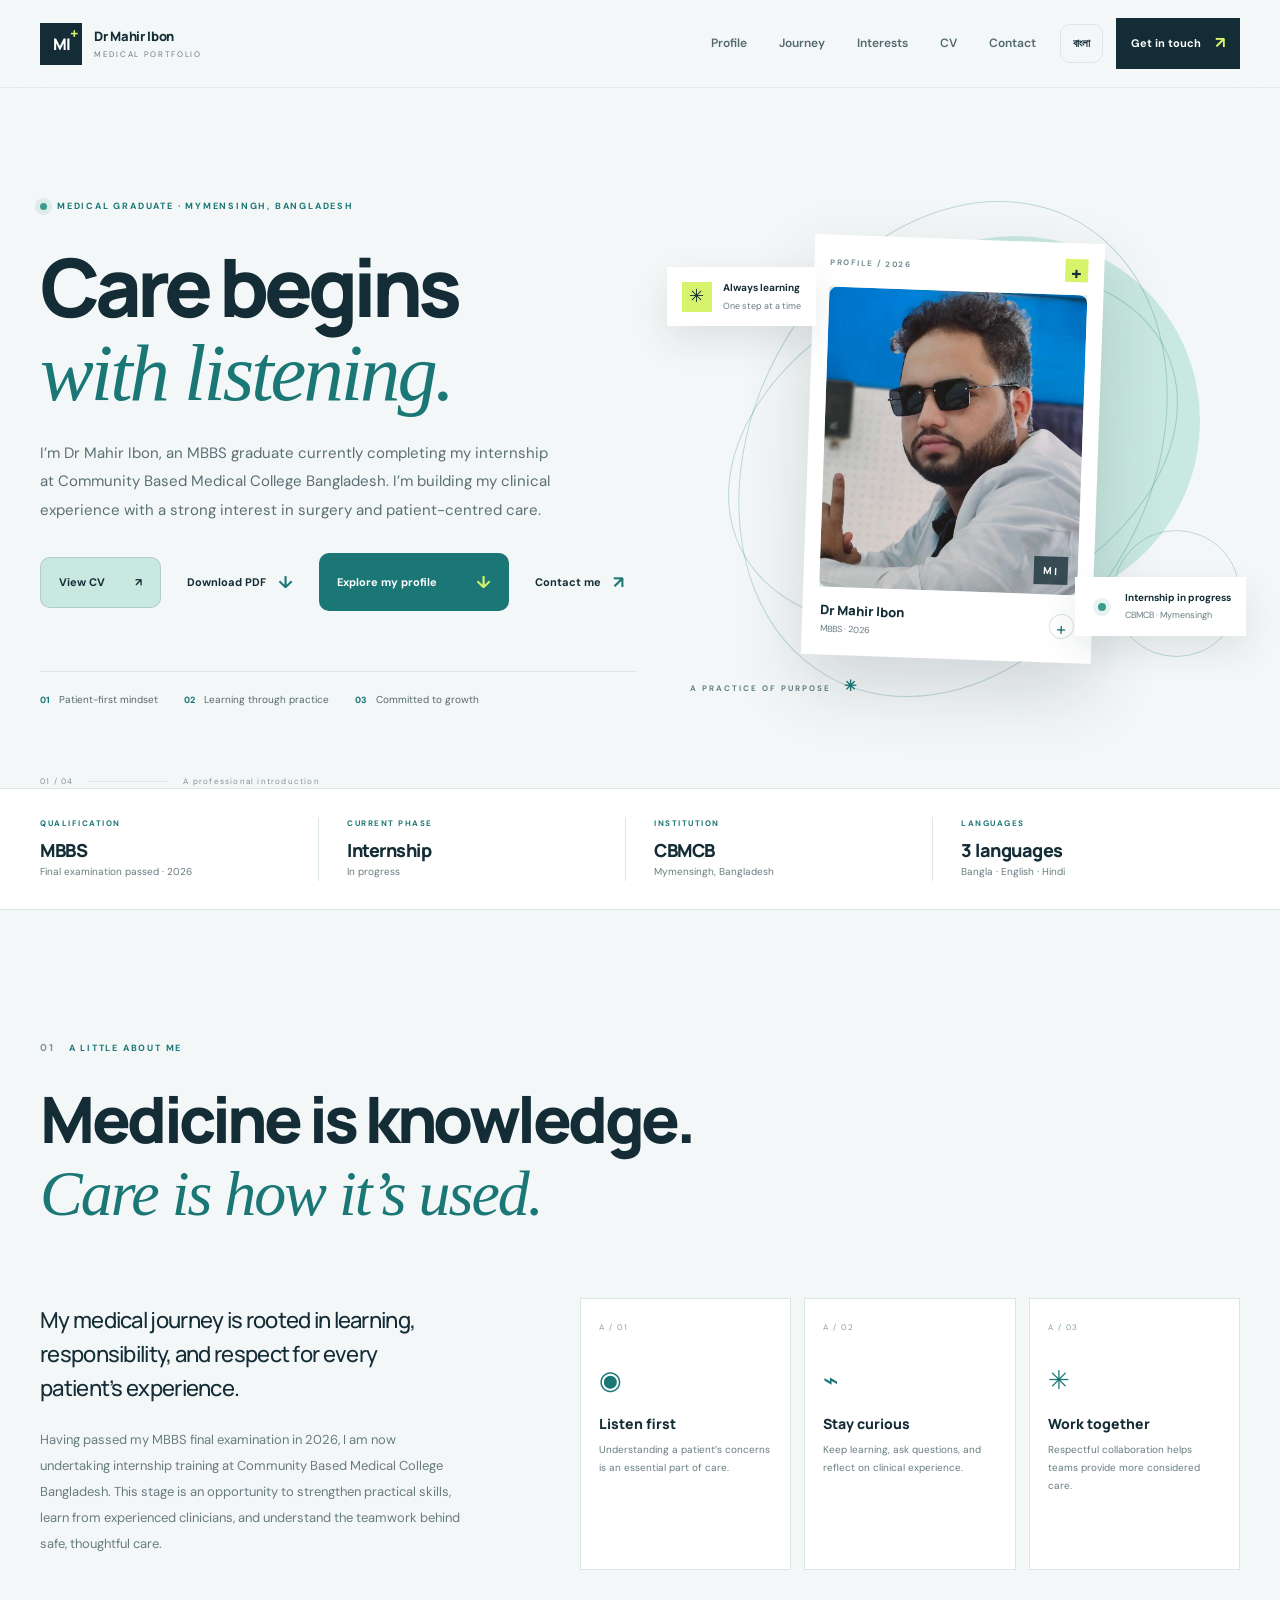
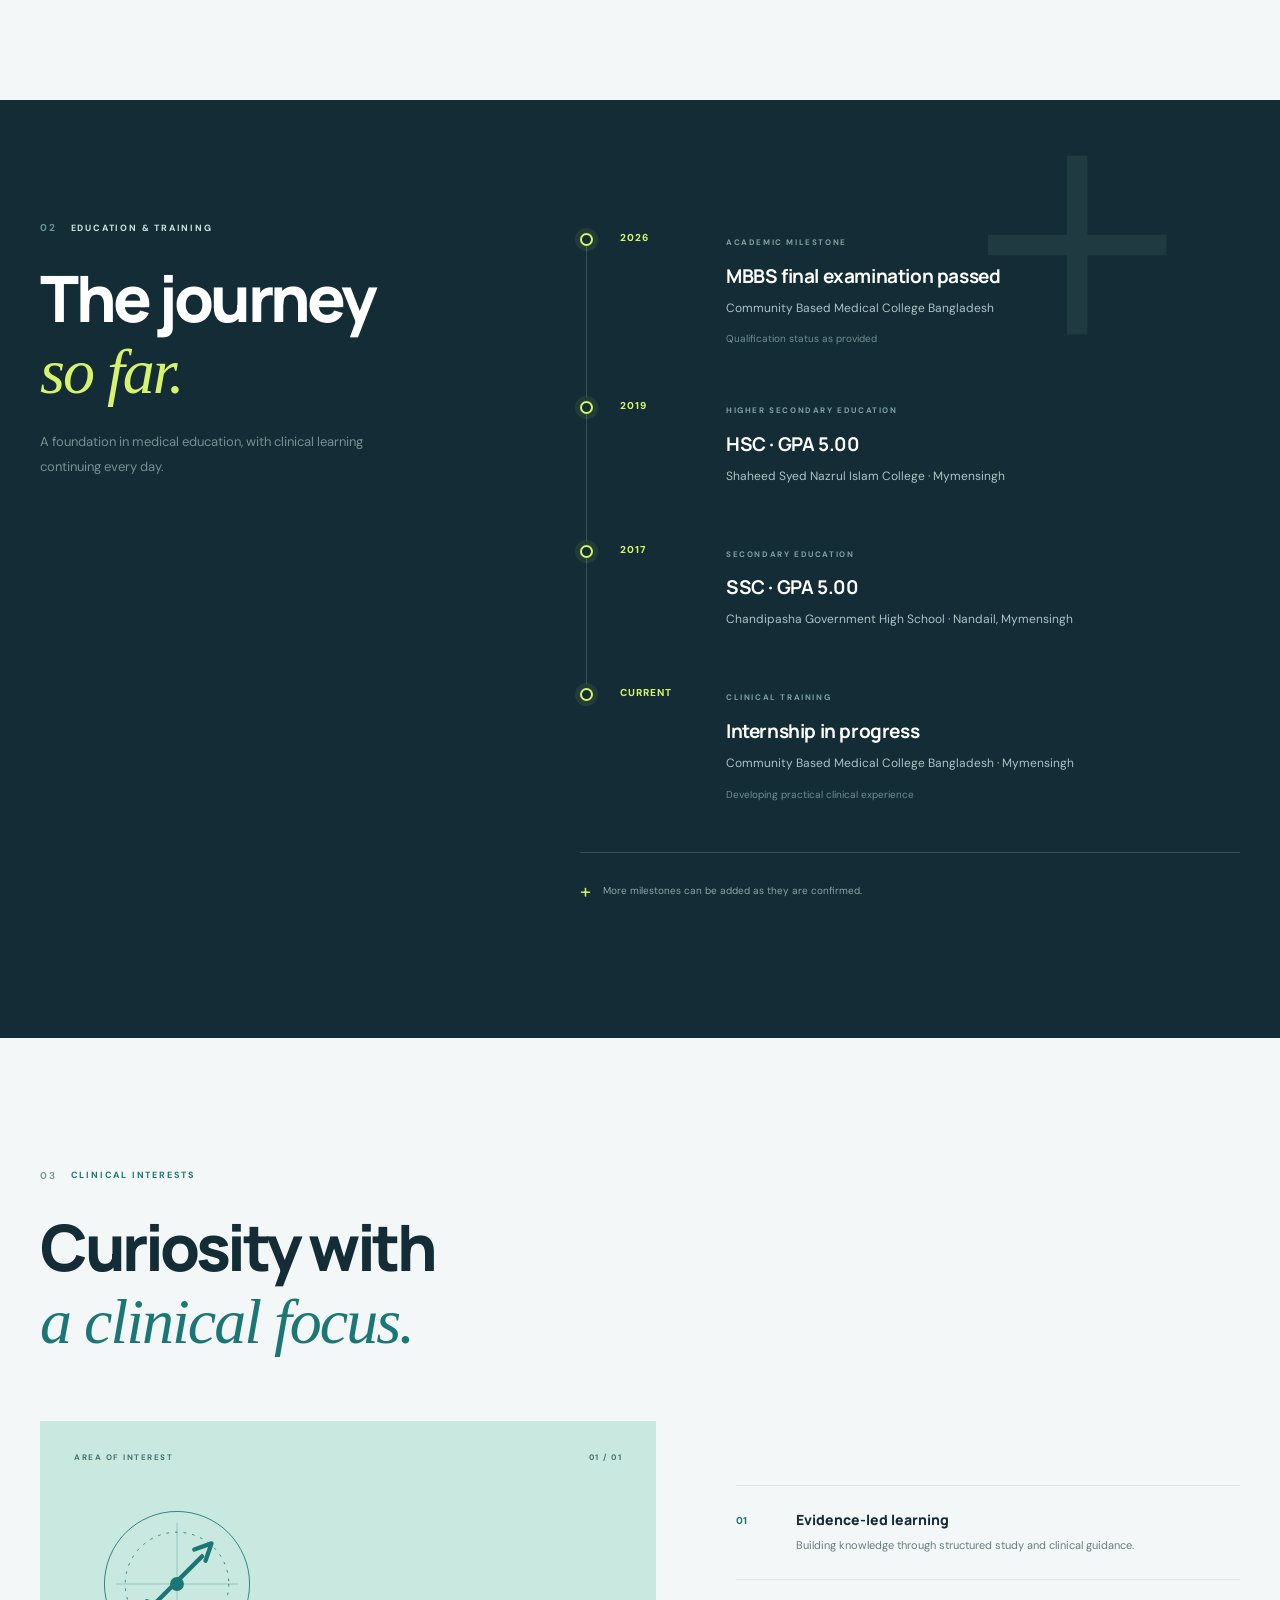
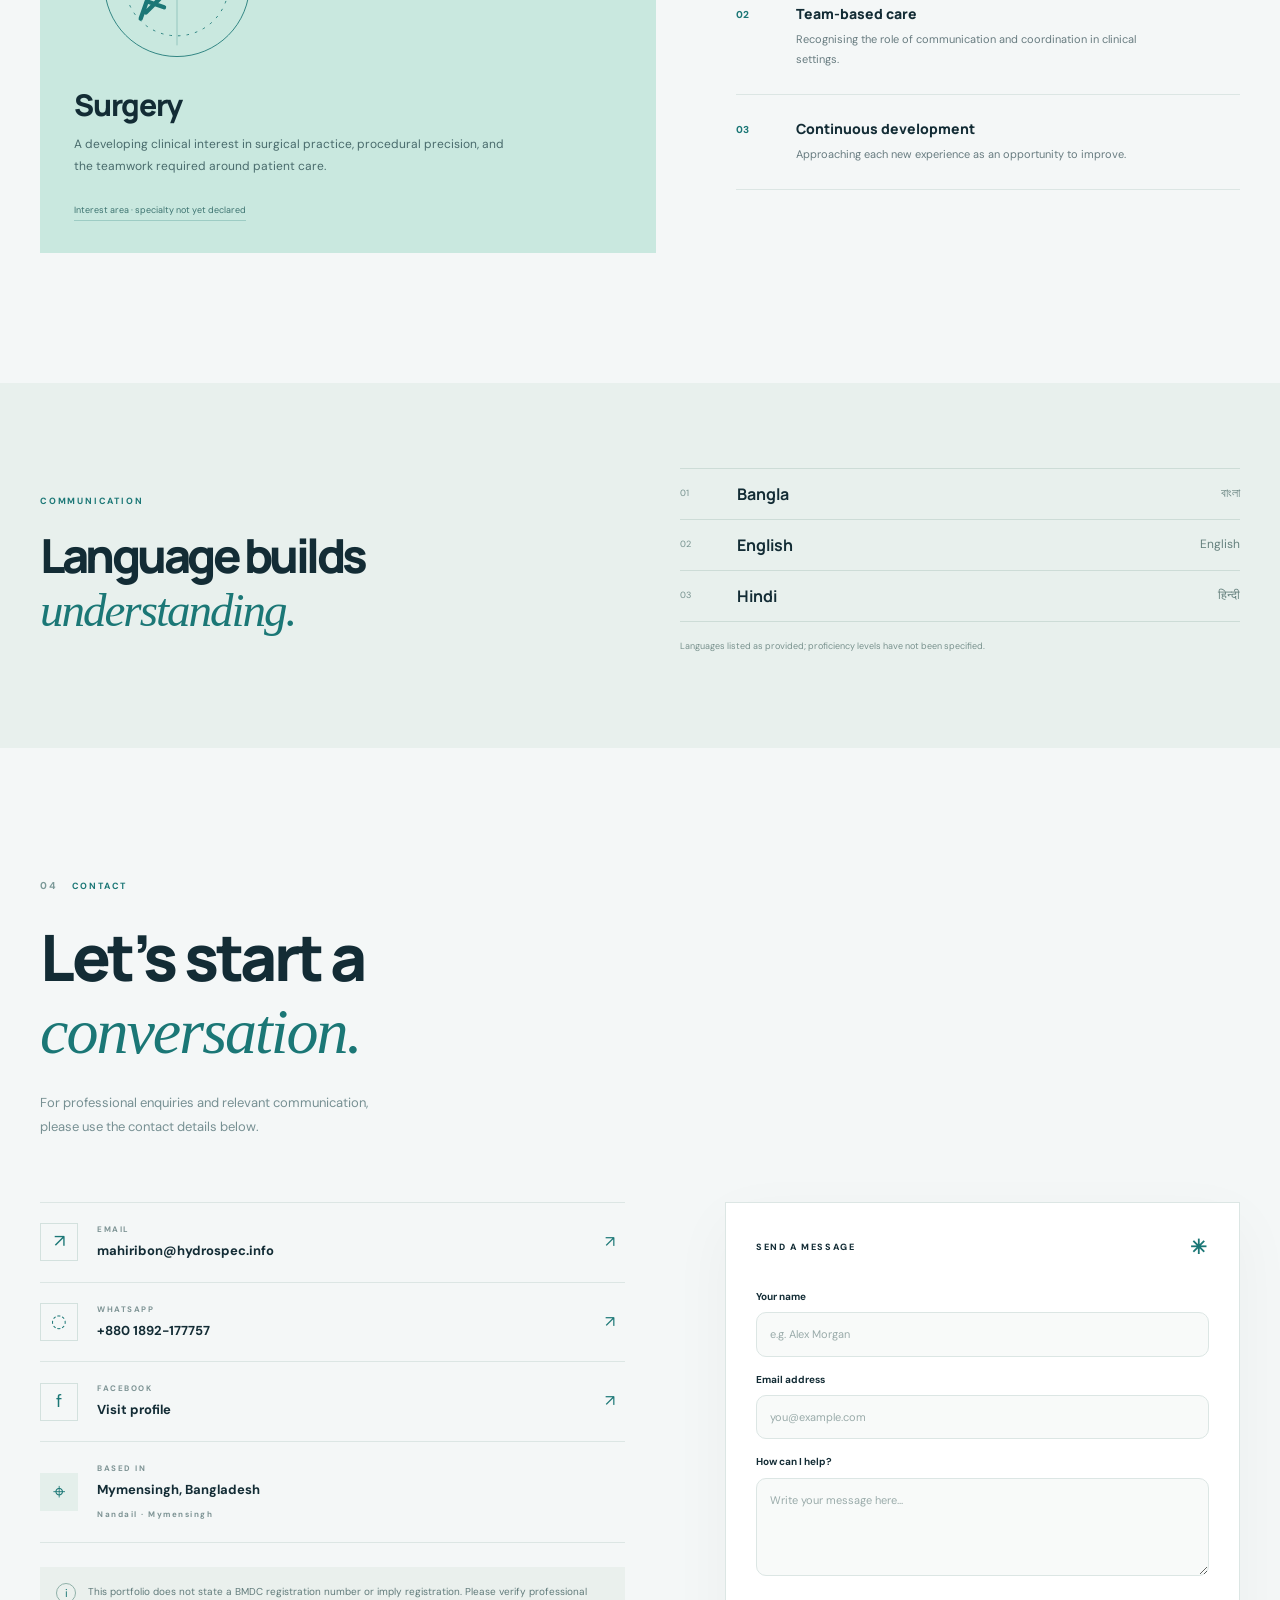
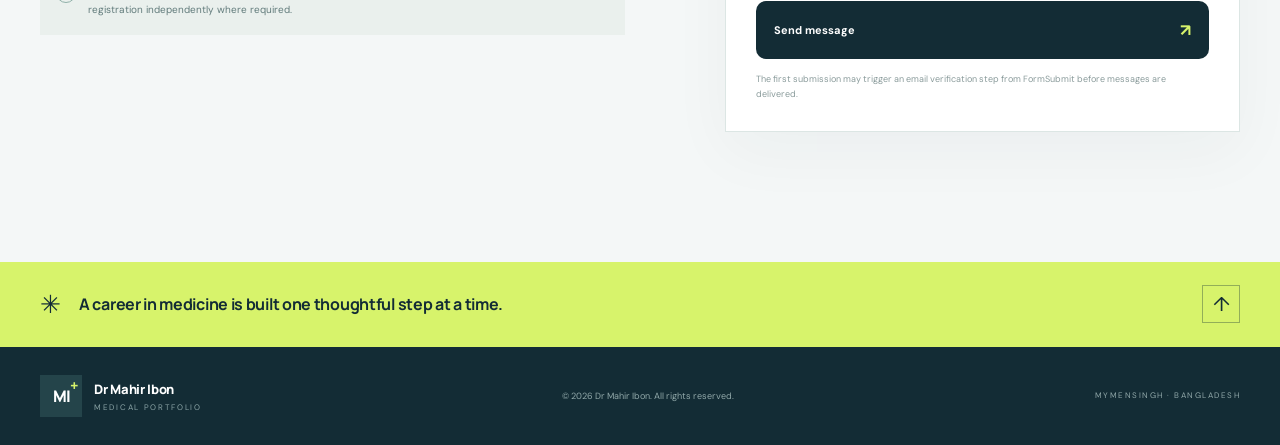
<file: index.html>
<!doctype html>
<html lang="en">
<head>
  <meta charset="utf-8">
  <meta name="viewport" content="width=device-width, initial-scale=1">
  <meta name="theme-color" content="#f4f7f7">
  <meta name="description" content="The professional portfolio of Dr Mahir Ibon, MBBS final examination passed in 2026, currently completing internship at Community Based Medical College Bangladesh in Mymensingh.">
  <meta name="keywords" content="Dr Mahir Ibon, Mahir Ibon, MBBS, medical graduate, Community Based Medical College Bangladesh, Mymensingh, medical portfolio">
  <meta property="og:type" content="website">
  <meta property="og:title" content="Dr Mahir Ibon | Medical Portfolio">
  <meta property="og:description" content="Medical graduate completing internship in Mymensingh, Bangladesh.">
  <meta property="og:url" content="https://mahiribon.hydrospec.info/">
  <meta property="og:image" content="https://mahiribon.hydrospec.info/assets/mahir-ibon.jpg">
  <link rel="canonical" href="https://mahiribon.hydrospec.info/">
  <title>Dr Mahir Ibon | Medical Portfolio</title>
  <link rel="preconnect" href="https://fonts.googleapis.com">
  <link rel="preconnect" href="https://fonts.gstatic.com" crossorigin>
  <link href="https://fonts.googleapis.com/css2?family=DM+Sans:wght@400;500;600;700&family=Manrope:wght@400;500;600;700;800&display=swap" rel="stylesheet">
  <link rel="stylesheet" href="assets/style.css">
  <script type="application/ld+json">
  {
    "@context":"https://schema.org",
    "@type":"Person",
    "name":"Dr Mahir Ibon",
    "jobTitle":"Medical Graduate",
    "alumniOf":{"@type":"CollegeOrUniversity","name":"Community Based Medical College Bangladesh"},
    "address":{"@type":"PostalAddress","addressLocality":"Mymensingh","addressCountry":"BD"},
    "email":"mahiribon@hydrospec.info",
    "sameAs":["https://www.facebook.com/mahir.ibon2"]
  }
  </script>
</head>
<body>
  <div class="progress" aria-hidden="true"><span id="progressBar"></span></div>
  <header class="site-header" id="top">
    <a class="brand" href="#top" aria-label="Dr Mahir Ibon home">
      <span class="brand-mark">MI<span>+</span></span>
      <span class="brand-copy"><strong>Dr Mahir Ibon</strong><small>MEDICAL PORTFOLIO</small></span>
    </a>
    <nav class="desktop-nav" aria-label="Main navigation">
      <a href="#profile" data-en="Profile" data-bn="পরিচিতি">Profile</a>
      <a href="#journey" data-en="Journey" data-bn="শিক্ষাজীবন">Journey</a>
      <a href="#interests" data-en="Interests" data-bn="আগ্রহ">Interests</a>
      <a href="#cv" data-en="CV" data-bn="সিভি">CV</a>
      <a href="#contact" data-en="Contact" data-bn="যোগাযোগ">Contact</a>
    </nav>
    <div class="header-actions">
      <button class="lang-toggle" id="langToggle" type="button" aria-label="Switch language">বাংলা</button>
      <a class="header-cta" href="#contact"><span data-en="Get in touch" data-bn="যোগাযোগ করুন">Get in touch</span><span aria-hidden="true">↗</span></a>
      <button class="menu-toggle" id="menuToggle" aria-label="Open menu" aria-expanded="false"><span></span><span></span></button>
    </div>
  </header>

  <main>
    <section class="hero section-wrap" aria-labelledby="hero-title">
      <div class="hero-copy">
        <div class="eyebrow"><span class="status-dot"></span><span data-en="MEDICAL GRADUATE · MYMENSINGH, BANGLADESH" data-bn="মেডিকেল গ্র্যাজুয়েট · ময়মনসিংহ, বাংলাদেশ">MEDICAL GRADUATE · MYMENSINGH, BANGLADESH</span></div>
        <h1 id="hero-title"><span data-en="Care begins" data-bn="যত্নের শুরু">Care begins</span><br><em data-en="with listening." data-bn="মন দিয়ে শোনা।">with listening.</em></h1>
        <p class="hero-intro" data-en="I’m Dr Mahir Ibon, an MBBS graduate currently completing my internship at Community Based Medical College Bangladesh. I’m building my clinical experience with a strong interest in surgery and patient-centred care." data-bn="আমি ডা. মাহির ইবন, এমবিবিএস চূড়ান্ত পরীক্ষায় ২০২৬ সালে উত্তীর্ণ এবং বর্তমানে Community Based Medical College Bangladesh-এ ইন্টার্নশিপ সম্পন্ন করছি। সার্জারিতে বিশেষ আগ্রহ নিয়ে রোগীকেন্দ্রিক চিকিৎসাসেবা ও ক্লিনিক্যাল অভিজ্ঞতা গড়ে তুলছি।">I’m Dr Mahir Ibon, an MBBS graduate currently completing my internship at Community Based Medical College Bangladesh. I’m building my clinical experience with a strong interest in surgery and patient-centred care.</p>
        <div class="hero-actions">
          <a class="button button-secondary" href="#cv"><span data-en="View CV" data-bn="সিভি দেখুন">View CV</span><span>↗</span></a>
          <a class="text-link" href="assets/mahir-ibon-cv.pdf" download="Mahir-Ibon-CV.pdf"><span data-en="Download PDF" data-bn="PDF ডাউনলোড">Download PDF</span><span>↓</span></a>
          <a class="button button-primary" href="#profile"><span data-en="Explore my profile" data-bn="আমার পরিচিতি দেখুন">Explore my profile</span><span>↓</span></a>
          <a class="text-link" href="#contact"><span data-en="Contact me" data-bn="যোগাযোগ করুন">Contact me</span><span>↗</span></a>
        </div>
        <div class="hero-meta">
          <div><span class="meta-number">01</span><span data-en="Patient-first mindset" data-bn="রোগীকে অগ্রাধিকার">Patient-first mindset</span></div>
          <div><span class="meta-number">02</span><span data-en="Learning through practice" data-bn="অনুশীলনে শেখা">Learning through practice</span></div>
          <div><span class="meta-number">03</span><span data-en="Committed to growth" data-bn="উন্নতিতে প্রতিশ্রুতিবদ্ধ">Committed to growth</span></div>
        </div>
      </div>
      <div class="hero-art" aria-label="Decorative medical illustration">
        <div class="art-orbit orbit-one"></div><div class="art-orbit orbit-two"></div>
        <div class="art-card">
          <div class="art-card-top"><span>PROFILE / 2026</span><span class="art-cross">+</span></div>
          <div class="portrait-placeholder">
            <img class="portrait-photo" src="assets/mahir-ibon.jpg" alt="Portrait of Mahir Ibon" width="900" height="1125" fetchpriority="high">
            <span class="portrait-initials">MI</span>
          </div>
          <div class="art-card-bottom"><div><strong>Dr Mahir Ibon</strong><small>MBBS · 2026</small></div><span class="verified-mark" title="Profile detail">+</span></div>
        </div>
        <div class="floating-note note-top"><span class="note-icon">✳</span><span><strong data-en="Always learning" data-bn="শেখার পথে">Always learning</strong><small data-en="One step at a time" data-bn="ধাপে ধাপে">One step at a time</small></span></div>
        <div class="floating-note note-bottom"><span class="note-pulse"></span><span><strong data-en="Internship in progress" data-bn="ইন্টার্নশিপ চলমান">Internship in progress</strong><small>CBMCB · Mymensingh</small></span></div>
        <div class="art-caption">A PRACTICE OF PURPOSE <span>✳</span></div>
      </div>
      <div class="hero-bottomline"><span>01 / 04</span><span class="line"></span><span data-en="A professional introduction" data-bn="পেশাগত পরিচিতি">A professional introduction</span></div>
    </section>

    <section class="trust-strip" aria-label="Profile summary">
      <div><span class="strip-label" data-en="QUALIFICATION" data-bn="যোগ্যতা">QUALIFICATION</span><strong>MBBS</strong><small data-en="Final examination passed · 2026" data-bn="চূড়ান্ত পরীক্ষায় উত্তীর্ণ · ২০২৬">Final examination passed · 2026</small></div>
      <div><span class="strip-label" data-en="CURRENT PHASE" data-bn="বর্তমান পর্যায়">CURRENT PHASE</span><strong data-en="Internship" data-bn="ইন্টার্নশিপ">Internship</strong><small data-en="In progress" data-bn="চলমান">In progress</small></div>
      <div><span class="strip-label" data-en="INSTITUTION" data-bn="প্রতিষ্ঠান">INSTITUTION</span><strong>CBMCB</strong><small data-en="Mymensingh, Bangladesh" data-bn="ময়মনসিংহ, বাংলাদেশ">Mymensingh, Bangladesh</small></div>
      <div><span class="strip-label" data-en="LANGUAGES" data-bn="ভাষা">LANGUAGES</span><strong data-en="3 languages" data-bn="৩টি ভাষা">3 languages</strong><small data-en="Bangla · English · Hindi" data-bn="বাংলা · ইংরেজি · হিন্দি">Bangla · English · Hindi</small></div>
    </section>

    <section class="section section-profile section-wrap" id="profile">
      <div class="section-heading reveal">
        <div class="section-kicker"><span>01</span><span data-en="A LITTLE ABOUT ME" data-bn="আমার সম্পর্কে">A LITTLE ABOUT ME</span></div>
        <h2 data-en="Medicine is knowledge.<br><em>Care is how it’s used.</em>" data-bn="চিকিৎসা জ্ঞান।<br><em>সেবাই তার প্রয়োগ।</em>">Medicine is knowledge.<br><em>Care is how it’s used.</em></h2>
      </div>
      <div class="profile-grid">
        <div class="profile-lead reveal"><p class="large-copy" data-en="My medical journey is rooted in learning, responsibility, and respect for every patient’s experience." data-bn="আমার চিকিৎসা-যাত্রার ভিত্তি হলো শেখা, দায়িত্ববোধ এবং প্রতিটি রোগীর অভিজ্ঞতার প্রতি সম্মান।">My medical journey is rooted in learning, responsibility, and respect for every patient’s experience.</p><p data-en="Having passed my MBBS final examination in 2026, I am now undertaking internship training at Community Based Medical College Bangladesh. This stage is an opportunity to strengthen practical skills, learn from experienced clinicians, and understand the teamwork behind safe, thoughtful care." data-bn="২০২৬ সালে এমবিবিএস চূড়ান্ত পরীক্ষায় উত্তীর্ণ হওয়ার পর বর্তমানে Community Based Medical College Bangladesh-এ ইন্টার্নশিপ প্রশিক্ষণ নিচ্ছি। বাস্তব দক্ষতা বৃদ্ধি, অভিজ্ঞ চিকিৎসকদের কাছ থেকে শেখা এবং নিরাপদ ও বিবেচনাপূর্ণ চিকিৎসায় দলগত কাজের গুরুত্ব বোঝার এটি একটি গুরুত্বপূর্ণ সময়।">Having passed my MBBS final examination in 2026, I am now undertaking internship training at Community Based Medical College Bangladesh. This stage is an opportunity to strengthen practical skills, learn from experienced clinicians, and understand the teamwork behind safe, thoughtful care.</p></div>
        <div class="principles reveal">
          <article class="principle-card"><span class="principle-index">A / 01</span><span class="principle-symbol">◉</span><h3 data-en="Listen first" data-bn="আগে শুনি">Listen first</h3><p data-en="Understanding a patient’s concerns is an essential part of care." data-bn="রোগীর উদ্বেগ বোঝা চিকিৎসাসেবার গুরুত্বপূর্ণ অংশ।">Understanding a patient’s concerns is an essential part of care.</p></article>
          <article class="principle-card"><span class="principle-index">A / 02</span><span class="principle-symbol">⌁</span><h3 data-en="Stay curious" data-bn="জানার আগ্রহ">Stay curious</h3><p data-en="Keep learning, ask questions, and reflect on clinical experience." data-bn="শেখা, প্রশ্ন করা এবং ক্লিনিক্যাল অভিজ্ঞতা থেকে উপলব্ধি অর্জন।">Keep learning, ask questions, and reflect on clinical experience.</p></article>
          <article class="principle-card"><span class="principle-index">A / 03</span><span class="principle-symbol">✳</span><h3 data-en="Work together" data-bn="একসঙ্গে কাজ">Work together</h3><p data-en="Respectful collaboration helps teams provide more considered care." data-bn="পারস্পরিক সম্মান ও সহযোগিতা উন্নত চিকিৎসাসেবায় সহায়তা করে।">Respectful collaboration helps teams provide more considered care.</p></article>
        </div>
      </div>
    </section>

    <section class="journey-section" id="journey">
      <div class="section-wrap journey-inner">
        <div class="section-heading reveal">
          <div class="section-kicker light"><span>02</span><span data-en="EDUCATION & TRAINING" data-bn="শিক্ষা ও প্রশিক্ষণ">EDUCATION & TRAINING</span></div>
          <h2 data-en="The journey<br><em>so far.</em>" data-bn="এ পর্যন্ত<br><em>যাত্রাপথ।</em>">The journey<br><em>so far.</em></h2>
          <p class="heading-note" data-en="A foundation in medical education, with clinical learning continuing every day." data-bn="চিকিৎসাশিক্ষার ভিত্তি, আর প্রতিদিন চলমান ক্লিনিক্যাল শেখা।">A foundation in medical education, with clinical learning continuing every day.</p>
        </div>
        <div class="timeline">
          <article class="timeline-item reveal"><div class="timeline-marker"><span></span></div><div class="timeline-date">2026</div><div class="timeline-content"><span class="timeline-tag" data-en="ACADEMIC MILESTONE" data-bn="শিক্ষাগত অর্জন">ACADEMIC MILESTONE</span><h3 data-en="MBBS final examination passed" data-bn="এমবিবিএস চূড়ান্ত পরীক্ষায় উত্তীর্ণ">MBBS final examination passed</h3><p data-en="Community Based Medical College Bangladesh" data-bn="Community Based Medical College Bangladesh">Community Based Medical College Bangladesh</p><small data-en="Qualification status as provided" data-bn="প্রদত্ত তথ্য অনুযায়ী যোগ্যতার অবস্থা">Qualification status as provided</small></div></article>
          <article class="timeline-item reveal"><div class="timeline-marker"><span></span></div><div class="timeline-date">2019</div><div class="timeline-content"><span class="timeline-tag" data-en="HIGHER SECONDARY EDUCATION" data-bn="উচ্চ মাধ্যমিক শিক্ষা">HIGHER SECONDARY EDUCATION</span><h3 data-en="HSC · GPA 5.00" data-bn="এইচএসসি · জিপিএ ৫.০০">HSC · GPA 5.00</h3><p data-en="Shaheed Syed Nazrul Islam College · Mymensingh" data-bn="শহীদ সৈয়দ নজরুল ইসলাম কলেজ · ময়মনসিংহ">Shaheed Syed Nazrul Islam College · Mymensingh</p></div></article>
          <article class="timeline-item reveal"><div class="timeline-marker"><span></span></div><div class="timeline-date">2017</div><div class="timeline-content"><span class="timeline-tag" data-en="SECONDARY EDUCATION" data-bn="মাধ্যমিক শিক্ষা">SECONDARY EDUCATION</span><h3 data-en="SSC · GPA 5.00" data-bn="এসএসসি · জিপিএ ৫.০০">SSC · GPA 5.00</h3><p data-en="Chandipasha Government High School · Nandail, Mymensingh" data-bn="চণ্ডীপাশা সরকারি উচ্চ বিদ্যালয় · নান্দাইল, ময়মনসিংহ">Chandipasha Government High School · Nandail, Mymensingh</p></div></article>
          <article class="timeline-item reveal"><div class="timeline-marker"><span></span></div><div class="timeline-date" data-en="CURRENT" data-bn="বর্তমান">CURRENT</div><div class="timeline-content"><span class="timeline-tag" data-en="CLINICAL TRAINING" data-bn="ক্লিনিক্যাল প্রশিক্ষণ">CLINICAL TRAINING</span><h3 data-en="Internship in progress" data-bn="ইন্টার্নশিপ চলমান">Internship in progress</h3><p data-en="Community Based Medical College Bangladesh · Mymensingh" data-bn="Community Based Medical College Bangladesh · ময়মনসিংহ">Community Based Medical College Bangladesh · Mymensingh</p><small data-en="Developing practical clinical experience" data-bn="ব্যবহারিক ক্লিনিক্যাল অভিজ্ঞতা অর্জন">Developing practical clinical experience</small></div></article>
          <div class="timeline-footnote"><span>+</span><span data-en="More milestones can be added as they are confirmed." data-bn="নিশ্চিত তথ্য পাওয়া গেলে আরও অর্জন যোগ করা যাবে।">More milestones can be added as they are confirmed.</span></div>
        </div>
      </div>
    </section>

    <section class="section section-wrap interests-section" id="interests">
      <div class="section-heading reveal">
        <div class="section-kicker"><span>03</span><span data-en="CLINICAL INTERESTS" data-bn="ক্লিনিক্যাল আগ্রহ">CLINICAL INTERESTS</span></div>
        <h2 data-en="Curiosity with<br><em>a clinical focus.</em>" data-bn="কৌতূহল থেকে<br><em>ক্লিনিক্যাল মনোযোগ।</em>">Curiosity with<br><em>a clinical focus.</em></h2>
      </div>
      <div class="interest-layout">
        <div class="interest-feature reveal"><div class="feature-top"><span data-en="AREA OF INTEREST" data-bn="আগ্রহের ক্ষেত্র">AREA OF INTEREST</span><span>01 / 01</span></div><div class="surgical-mark" aria-hidden="true"><svg viewBox="0 0 220 220" role="img"><circle cx="110" cy="110" r="84" fill="none" stroke="currentColor" stroke-width="1"/><circle cx="110" cy="110" r="60" fill="none" stroke="currentColor" stroke-width="1" stroke-dasharray="3 7"/><path d="M110 39v142M39 110h142" stroke="currentColor" stroke-width="1" opacity=".35"/><path d="M74 143 139 78M130 70l20-7-7 20M68 150l7-20 20 7" fill="none" stroke="currentColor" stroke-width="5" stroke-linecap="round" stroke-linejoin="round"/><circle cx="110" cy="110" r="8" fill="currentColor"/></svg></div><h3 data-en="Surgery" data-bn="সার্জারি">Surgery</h3><p data-en="A developing clinical interest in surgical practice, procedural precision, and the teamwork required around patient care." data-bn="সার্জিক্যাল চর্চা, প্রক্রিয়াগত নির্ভুলতা এবং রোগীর সেবায় প্রয়োজনীয় দলগত কাজের প্রতি বিকাশমান আগ্রহ।">A developing clinical interest in surgical practice, procedural precision, and the teamwork required around patient care.</p><span class="interest-status" data-en="Interest area · specialty not yet declared" data-bn="আগ্রহের ক্ষেত্র · নির্দিষ্ট বিশেষায়ন এখনো ঘোষণা করা হয়নি">Interest area · specialty not yet declared</span></div>
        <div class="interest-side reveal"><div class="side-note"><span class="side-note-number">01</span><div><h4 data-en="Evidence-led learning" data-bn="প্রমাণভিত্তিক শেখা">Evidence-led learning</h4><p data-en="Building knowledge through structured study and clinical guidance." data-bn="পরিকল্পিত পড়াশোনা ও ক্লিনিক্যাল নির্দেশনার মাধ্যমে জ্ঞান বৃদ্ধি।">Building knowledge through structured study and clinical guidance.</p></div></div><div class="side-note"><span class="side-note-number">02</span><div><h4 data-en="Team-based care" data-bn="দলগত চিকিৎসাসেবা">Team-based care</h4><p data-en="Recognising the role of communication and coordination in clinical settings." data-bn="ক্লিনিক্যাল পরিবেশে যোগাযোগ ও সমন্বয়ের গুরুত্ব উপলব্ধি।">Recognising the role of communication and coordination in clinical settings.</p></div></div><div class="side-note"><span class="side-note-number">03</span><div><h4 data-en="Continuous development" data-bn="নিয়মিত দক্ষতা উন্নয়ন">Continuous development</h4><p data-en="Approaching each new experience as an opportunity to improve." data-bn="প্রতিটি নতুন অভিজ্ঞতাকে উন্নতির সুযোগ হিসেবে দেখা।">Approaching each new experience as an opportunity to improve.</p></div></div></div>
      </div>
    </section>

    <section class="language-band">
      <div class="section-wrap language-inner reveal"><div><span class="band-kicker" data-en="COMMUNICATION" data-bn="যোগাযোগ">COMMUNICATION</span><h2 data-en="Language builds<br><em>understanding.</em>" data-bn="ভাষা গড়ে তোলে<br><em>বোঝাপড়া।</em>">Language builds<br><em>understanding.</em></h2></div><div class="language-list"><div><span>01</span><strong data-en="Bangla" data-bn="বাংলা">Bangla</strong><span class="language-native">বাংলা</span></div><div><span>02</span><strong data-en="English" data-bn="ইংরেজি">English</strong><span class="language-native">English</span></div><div><span>03</span><strong data-en="Hindi" data-bn="হিন্দি">Hindi</strong><span class="language-native">हिन्दी</span></div><p data-en="Languages listed as provided; proficiency levels have not been specified." data-bn="প্রদত্ত তথ্য অনুযায়ী ভাষাগুলো তালিকাভুক্ত; দক্ষতার মাত্রা উল্লেখ করা হয়নি।">Languages listed as provided; proficiency levels have not been specified.</p></div></div>
    </section>

    <section class="section section-wrap contact-section" id="contact">
      <div class="section-heading reveal">
        <div class="section-kicker"><span>04</span><span data-en="CONTACT" data-bn="যোগাযোগ">CONTACT</span></div>
        <h2 data-en="Let’s start a<br><em>conversation.</em>" data-bn="শুরু হোক<br><em>কথোপকথন।</em>">Let’s start a<br><em>conversation.</em></h2>
        <p class="heading-note" data-en="For professional enquiries and relevant communication, please use the contact details below." data-bn="পেশাগত অনুসন্ধান ও প্রাসঙ্গিক যোগাযোগের জন্য নিচের তথ্য ব্যবহার করুন।">For professional enquiries and relevant communication, please use the contact details below.</p>
      </div>
      <div class="contact-grid">
        <div class="contact-details reveal">
          <a class="contact-row" href="mailto:mahiribon@hydrospec.info"><span class="contact-icon">↗</span><span><small data-en="EMAIL" data-bn="ইমেইল">EMAIL</small><strong>mahiribon@hydrospec.info</strong></span><span class="row-arrow">↗</span></a>
          <a class="contact-row" href="https://wa.me/8801892177757" target="_blank" rel="noopener noreferrer"><span class="contact-icon">◌</span><span><small>WHATSAPP</small><strong>+880 1892-177757</strong></span><span class="row-arrow">↗</span></a>
          <a class="contact-row" href="https://www.facebook.com/mahir.ibon2" target="_blank" rel="noopener noreferrer"><span class="contact-icon">f</span><span><small>FACEBOOK</small><strong data-en="Visit profile" data-bn="প্রোফাইল দেখুন">Visit profile</strong></span><span class="row-arrow">↗</span></a>
          <div class="contact-location"><span class="location-pin">⌖</span><span><small data-en="BASED IN" data-bn="অবস্থান">BASED IN</small><strong>Mymensingh, Bangladesh</strong><small class="location-subline">Nandail · Mymensingh</small></span></div>
          <div class="credential-note"><span>i</span><p data-en="This portfolio does not state a BMDC registration number or imply registration. Please verify professional registration independently where required." data-bn="এই পোর্টফোলিওতে BMDC নিবন্ধন নম্বর উল্লেখ করা হয়নি এবং নিবন্ধিত বলে দাবি করা হচ্ছে না। প্রয়োজন হলে পেশাগত নিবন্ধন আলাদাভাবে যাচাই করুন।">This portfolio does not state a BMDC registration number or imply registration. Please verify professional registration independently where required.</p></div>
        </div>
        <form class="contact-form reveal" action="https://formsubmit.co/mahiribon@hydrospec.info" method="POST">
          <input type="hidden" name="_subject" value="New message from Dr Mahir Ibon's portfolio">
          <input type="hidden" name="_template" value="table">
          <input type="hidden" name="_captcha" value="true">
          <input type="text" name="_honey" style="display:none" tabindex="-1" autocomplete="off">
          <div class="form-heading"><span data-en="SEND A MESSAGE" data-bn="বার্তা পাঠান">SEND A MESSAGE</span><span>✳</span></div>
          <label for="name" data-en="Your name" data-bn="আপনার নাম">Your name</label><input id="name" name="name" autocomplete="name" required placeholder="e.g. Alex Morgan">
          <label for="email" data-en="Email address" data-bn="ইমেইল ঠিকানা">Email address</label><input id="email" name="email" type="email" autocomplete="email" required placeholder="you@example.com">
          <label for="message" data-en="How can I help?" data-bn="কীভাবে সহায়তা করতে পারি?">How can I help?</label><textarea id="message" name="message" rows="4" required placeholder="Write your message here..."></textarea>
          <button class="button button-dark" type="submit"><span data-en="Send message" data-bn="বার্তা পাঠান">Send message</span><span>↗</span></button>
          <p class="form-disclaimer" data-en="The first submission may trigger an email verification step from FormSubmit before messages are delivered." data-bn="বার্তা পৌঁছানোর আগে প্রথমবার FormSubmit থেকে ইমেইল যাচাইকরণ প্রয়োজন হতে পারে।">The first submission may trigger an email verification step from FormSubmit before messages are delivered.</p>
        </form>
      </div>
    </section>
    <section class="closing-band"><div class="section-wrap closing-inner"><span class="closing-star">✳</span><p data-en="A career in medicine is built one thoughtful step at a time." data-bn="চিকিৎসা পেশার পথ গড়ে ওঠে প্রতিটি সচেতন পদক্ষেপে।">A career in medicine is built one thoughtful step at a time.</p><a href="#top" aria-label="Back to top">↑</a></div></section>
  </main>

  <footer class="site-footer"><div class="section-wrap footer-inner"><a class="brand footer-brand" href="#top"><span class="brand-mark">MI<span>+</span></span><span class="brand-copy"><strong>Dr Mahir Ibon</strong><small>MEDICAL PORTFOLIO</small></span></a><p>© <span id="year">2026</span> Dr Mahir Ibon. <span data-en="All rights reserved." data-bn="সর্বস্বত্ব সংরক্ষিত।">All rights reserved.</span></p><span class="footer-location">MYMENSINGH · BANGLADESH</span></div></footer>
  <script src="assets/app.js"></script>
</body>
</html>
</file>
<file: assets/style.css>
/* Dr Mahir Ibon — single-page portfolio */
:root{--ink:#132c35;--ink-2:#25444b;--muted:#687c80;--paper:#f4f7f7;--white:#fff;--teal:#1b7776;--mint:#c9e8df;--lime:#d7f36b;--line:#dce6e4;--serif:Georgia,"Times New Roman",serif;--sans:"DM Sans",sans-serif;--display:"Manrope",sans-serif;--ease:cubic-bezier(.2,.75,.25,1)}
*{box-sizing:border-box}html{scroll-behavior:smooth;scroll-padding-top:96px}body{margin:0;background:var(--paper);color:var(--ink);font-family:var(--sans);font-size:15px;line-height:1.65;-webkit-font-smoothing:antialiased}body.menu-open{overflow:hidden}a{color:inherit;text-decoration:none}button,input,textarea{font:inherit}.section-wrap{width:min(1200px,calc(100% - 72px));margin-inline:auto}.progress{height:3px;position:fixed;inset:0 0 auto;z-index:100;background:transparent}.progress span{display:block;width:0;height:100%;background:var(--teal)}.site-header{height:88px;padding:0 max(36px,calc((100vw - 1200px)/2));display:flex;align-items:center;justify-content:space-between;gap:24px;position:sticky;top:0;z-index:50;background:rgba(244,247,247,.88);backdrop-filter:blur(18px);border-bottom:1px solid rgba(19,44,53,.07)}.brand{display:flex;align-items:center;gap:12px;flex-shrink:0}.brand-mark{width:42px;height:42px;background:var(--ink);color:white;display:grid;place-items:center;font:800 16px var(--display);letter-spacing:-1px;position:relative}.brand-mark span{color:var(--lime);font-size:15px;position:absolute;right:4px;top:0}.brand-copy{display:flex;flex-direction:column;line-height:1.3}.brand-copy strong{font:800 13px var(--display);letter-spacing:-.3px}.brand-copy small{font-size:8px;letter-spacing:1.7px;color:var(--muted);margin-top:4px}.desktop-nav{display:flex;align-items:center;gap:32px;margin-left:auto}.desktop-nav a{font-size:12px;color:#51686d;font-weight:600;transition:color .2s}.desktop-nav a:hover,.desktop-nav a.active{color:var(--teal)}.header-actions{display:flex;align-items:center;gap:13px}.lang-toggle{border:1px solid var(--line);background:transparent;color:var(--ink);font-weight:700;font-size:11px;padding:9px 12px;cursor:pointer}.header-cta{background:var(--ink);color:white;padding:12px 15px;display:flex;align-items:center;gap:14px;font-size:11px;font-weight:700}.header-cta span:last-child{color:var(--lime);font-size:16px}.menu-toggle{display:none;border:0;background:transparent;padding:8px;cursor:pointer}.menu-toggle span{display:block;width:22px;height:2px;background:var(--ink);margin:5px}
.hero{min-height:700px;display:grid;grid-template-columns:1.02fr .98fr;align-items:center;gap:30px;padding-top:66px;padding-bottom:44px;position:relative}.hero-copy{padding:10px 0 0;z-index:2}.eyebrow,.section-kicker,.strip-label,.band-kicker{font-size:9px;letter-spacing:1.8px;font-weight:700;color:var(--teal);display:flex;align-items:center;gap:10px}.status-dot,.note-pulse{width:7px;height:7px;border-radius:50%;background:#3d9d8c;box-shadow:0 0 0 5px rgba(61,157,140,.12)}h1,h2,h3,h4,p{margin-top:0}.hero h1{font:800 clamp(56px,6.3vw,88px)/1.03 var(--display);letter-spacing:-5px;margin:31px 0 25px;max-width:650px}.hero h1 em,.section-heading h2 em,.language-inner h2 em{font-family:var(--serif);font-weight:400;color:var(--teal);letter-spacing:-3px}.hero-intro{font-size:15px;line-height:1.9;color:#5a7075;max-width:510px;margin-bottom:29px}.hero-actions{display:flex;align-items:center;gap:26px}.button{display:inline-flex;align-items:center;justify-content:space-between;gap:30px;padding:15px 18px;font-size:11px;font-weight:700;border:0;cursor:pointer;transition:transform .25s var(--ease),background .25s}.button:hover{transform:translateY(-3px)}.button-primary{background:var(--teal);color:white;min-width:190px}.button-primary span:last-child{font-size:17px;color:var(--lime)}.text-link{display:flex;align-items:center;gap:12px;font-size:11px;font-weight:700}.text-link span:last-child{color:var(--teal);font-size:17px}.hero-meta{display:flex;gap:26px;margin-top:60px;padding-top:20px;border-top:1px solid var(--line);max-width:600px}.hero-meta div{display:flex;align-items:center;gap:9px;font-size:10px;color:#53696d}.meta-number{font-size:9px;color:var(--teal);font-weight:800}.hero-art{min-height:520px;position:relative;display:grid;place-items:center;isolation:isolate}.hero-art:before{content:"";position:absolute;width:370px;height:370px;border-radius:50%;background:var(--mint);right:7%;top:9%;z-index:-2}.hero-art:after{content:"";position:absolute;width:125px;height:125px;border:1px solid rgba(27,119,118,.25);border-radius:50%;right:0;bottom:10%;z-index:-1}.art-orbit{position:absolute;border:1px solid rgba(27,119,118,.25);border-radius:50%;transform:rotate(-24deg)}.orbit-one{width:470px;height:330px}.orbit-two{width:400px;height:520px;transform:rotate(28deg)}.art-card{width:290px;background:#fff;box-shadow:0 30px 70px rgba(19,44,53,.16);padding:16px;transform:rotate(2deg);z-index:1;animation:float 7s ease-in-out infinite}.art-card-top,.art-card-bottom{display:flex;justify-content:space-between;align-items:center}.art-card-top{font-size:8px;letter-spacing:1.5px;font-weight:800;color:#789093;padding-bottom:13px}.art-cross{width:23px;height:23px;background:var(--lime);display:grid;place-items:center;font-size:18px;color:var(--ink)}.portrait-placeholder{height:300px;background:linear-gradient(145deg,#dbece7,#a9d2c7);position:relative;overflow:hidden;display:grid;place-items:center}.portrait-placeholder:before,.portrait-placeholder:after{content:"";position:absolute;border:1px solid rgba(27,119,118,.2);border-radius:50%;width:290px;height:290px}.portrait-placeholder:after{width:220px;height:220px}.portrait-ring{position:absolute;width:170px;height:170px;border:1px solid rgba(255,255,255,.7);border-radius:50%;top:22px}.portrait-silhouette{position:absolute;width:165px;height:215px;bottom:-15px;display:flex;align-items:center;flex-direction:column}.silhouette-head{width:78px;height:91px;border-radius:48% 48% 42% 42%;background:#24464b;z-index:2;margin-top:14px}.silhouette-body{position:absolute;bottom:0;width:165px;height:135px;background:#24464b;border-radius:55% 55% 0 0}.portrait-initials{position:absolute;bottom:12px;right:12px;color:white;font:800 10px var(--display);letter-spacing:2px;z-index:3}.art-card-bottom{padding:14px 2px 2px}.art-card-bottom div{display:flex;flex-direction:column}.art-card-bottom strong{font:800 13px var(--display)}.art-card-bottom small{font-size:9px;color:var(--muted);margin-top:3px}.verified-mark{width:25px;height:25px;border:1px solid var(--line);border-radius:50%;display:grid;place-items:center;color:var(--teal);font-size:18px}.floating-note{position:absolute;display:flex;align-items:center;gap:11px;background:white;box-shadow:0 14px 36px rgba(19,44,53,.1);padding:13px 15px;z-index:3;animation:float 6s ease-in-out infinite}.note-top{top:15%;left:0}.note-bottom{bottom:14%;right:-1%;animation-delay:-3s}.note-icon{width:30px;height:30px;display:grid;place-items:center;background:var(--lime);font-size:18px}.floating-note strong,.floating-note small{display:block}.floating-note strong{font-size:10px}.floating-note small{font-size:9px;color:var(--muted);margin-top:2px}.note-pulse{width:8px;height:8px;margin:0 8px}.art-caption{position:absolute;bottom:2%;left:4%;font-size:8px;letter-spacing:2px;color:#668084;font-weight:700}.art-caption span{color:var(--teal);font-size:15px;margin-left:9px}.hero-bottomline{position:absolute;bottom:0;left:0;right:0;display:flex;align-items:center;gap:15px;font-size:8px;letter-spacing:1.2px;color:#829395}.hero-bottomline .line{height:1px;background:var(--line);width:80px}
.trust-strip{background:#fff;border-block:1px solid var(--line);display:grid;grid-template-columns:repeat(4,1fr);padding:28px max(36px,calc((100vw - 1200px)/2));gap:28px}.trust-strip>div{display:flex;flex-direction:column;gap:2px;border-right:1px solid var(--line);padding-right:20px}.trust-strip>div:last-child{border:0}.strip-label{font-size:8px;letter-spacing:1.5px;margin-bottom:6px}.trust-strip strong{font:800 18px var(--display);letter-spacing:-.5px}.trust-strip small{font-size:10px;color:var(--muted)}
.section{padding-top:130px;padding-bottom:130px}.section-heading{max-width:670px}.section-kicker{gap:14px;margin-bottom:27px}.section-kicker>span:first-child{color:#7b9998;font-size:10px}.section-heading h2,.language-inner h2{font:800 clamp(42px,5vw,65px)/1.12 var(--display);letter-spacing:-3.5px;margin-bottom:0}.section-heading h2 em,.language-inner h2 em{letter-spacing:-2px}.profile-grid{display:grid;grid-template-columns:.8fr 1.2fr;gap:100px;margin-top:68px}.profile-lead{padding-top:5px}.large-copy{font:500 22px/1.55 var(--display);letter-spacing:-.7px;color:var(--ink);max-width:390px}.profile-lead p:not(.large-copy){font-size:13px;line-height:2;color:var(--muted);max-width:420px}.principles{display:grid;grid-template-columns:repeat(3,1fr);gap:13px}.principle-card{background:#fff;border:1px solid var(--line);padding:22px 18px;min-height:230px;transition:transform .3s var(--ease),box-shadow .3s}.principle-card:hover{transform:translateY(-6px);box-shadow:0 20px 40px rgba(19,44,53,.07)}.principle-index{display:block;color:#88a1a2;font-size:8px;letter-spacing:1.5px}.principle-symbol{display:block;color:var(--teal);font-size:26px;margin:25px 0 12px}.principle-card h3{font:800 14px var(--display);margin-bottom:8px}.principle-card p{font-size:10px;line-height:1.8;color:var(--muted);margin:0}
.journey-section{background:var(--ink);color:#fff;padding:120px 0 130px;position:relative;overflow:hidden}.journey-section:before{content:"+";position:absolute;right:7%;top:0;color:rgba(201,232,223,.07);font:300 390px/1 var(--display);transform:translateY(-15%)}.journey-inner{display:grid;grid-template-columns:.8fr 1.2fr;gap:100px;position:relative;z-index:1}.section-kicker.light{color:var(--mint)}.section-kicker.light>span:first-child{color:#6d9293}.journey-section .section-heading h2{font:800 clamp(48px,5vw,66px)/1.1 var(--display);letter-spacing:-3.5px}.journey-section .section-heading h2 em{font-family:var(--serif);font-weight:400;color:var(--lime)}.heading-note{font-size:13px;color:#779093;line-height:1.9;max-width:330px;margin-top:23px}.timeline{padding-top:8px}.timeline-item{display:grid;grid-template-columns:22px 88px 1fr;gap:18px;position:relative;padding-bottom:46px}.timeline-item:not(:last-of-type):before{content:"";position:absolute;left:6px;top:15px;bottom:-1px;width:1px;background:#36535a}.timeline-marker{padding-top:5px;position:relative;z-index:1}.timeline-marker span{display:block;width:13px;height:13px;border:2px solid var(--lime);border-radius:50%;background:var(--ink);box-shadow:0 0 0 5px rgba(215,243,107,.08)}.timeline-date{font-size:10px;letter-spacing:1px;color:var(--lime);font-weight:800;padding-top:2px}.timeline-tag{font-size:8px;letter-spacing:1.6px;color:#80a2a3;font-weight:700}.timeline-content h3{font:700 19px var(--display);letter-spacing:-.4px;margin:10px 0}.timeline-content p{font-size:12px;color:#afc2c3;margin-bottom:7px}.timeline-content small{font-size:10px;color:#6f9093}.timeline-footnote{display:flex;align-items:center;gap:12px;border-top:1px solid #355158;padding-top:22px;color:#8da6a8;font-size:10px}.timeline-footnote span:first-child{color:var(--lime);font-size:20px}
.interests-section{padding-top:130px;padding-bottom:130px}.interest-layout{display:grid;grid-template-columns:1.1fr .9fr;gap:80px;margin-top:64px}.interest-feature{background:var(--mint);padding:30px 34px 32px;min-height:420px;position:relative;overflow:hidden}.feature-top{display:flex;justify-content:space-between;color:#477575;font-size:8px;letter-spacing:1.5px;font-weight:800}.surgical-mark{width:190px;height:190px;color:var(--teal);margin:24px 0 5px 8px}.surgical-mark svg{width:100%;height:100%}.interest-feature h3{font:800 30px var(--display);letter-spacing:-1px;margin:0 0 8px}.interest-feature>p{font-size:12px;line-height:1.9;color:#496b6c;max-width:430px;margin-bottom:18px}.interest-status{font-size:9px;color:#3d7370;border-bottom:1px solid rgba(27,119,118,.25);padding-bottom:4px}.interest-side{display:flex;flex-direction:column;justify-content:center}.side-note{display:grid;grid-template-columns:45px 1fr;gap:15px;padding:24px 0;border-bottom:1px solid var(--line)}.side-note:first-child{border-top:1px solid var(--line)}.side-note-number{font-size:10px;color:var(--teal);font-weight:800;padding-top:3px}.side-note h4{font:800 14px var(--display);margin-bottom:7px}.side-note p{font-size:11px;line-height:1.8;color:var(--muted);margin:0;max-width:340px}
.language-band{background:#e8f0ed;padding:85px 0}.language-inner{display:grid;grid-template-columns:1fr 1fr;align-items:center;gap:80px}.band-kicker{margin-bottom:20px}.language-inner h2{font-size:47px}.language-inner h2 em{color:var(--teal)}.language-list>div{display:grid;grid-template-columns:45px 1fr auto;align-items:center;gap:12px;border-bottom:1px solid #cddcd7;padding:14px 0}.language-list>div:first-child{border-top:1px solid #cddcd7}.language-list>div>span:first-child{font-size:9px;color:#75918e}.language-list strong{font:700 16px var(--display)}.language-native{font-size:12px;color:#66817e}.language-list>p{font-size:9px;color:#78918d;margin-top:17px}
.contact-section{padding-top:130px;padding-bottom:130px}.contact-grid{display:grid;grid-template-columns:1fr .88fr;gap:100px;margin-top:62px}.contact-details{display:flex;flex-direction:column}.contact-row,.contact-location{display:grid;grid-template-columns:42px 1fr 20px;align-items:center;gap:15px;padding:20px 0;border-bottom:1px solid var(--line)}.contact-row:first-child{border-top:1px solid var(--line)}.contact-icon{width:38px;height:38px;border:1px solid #d3e1de;display:grid;place-items:center;color:var(--teal);font-size:18px}.contact-row>span:nth-child(2),.contact-location>span:nth-child(2){display:flex;flex-direction:column;gap:4px}.contact-row small,.contact-location small{font-size:8px;letter-spacing:1.5px;color:#7d9394;font-weight:700}.contact-row strong,.contact-location strong{font-size:13px;font-weight:700}.row-arrow{font-size:16px;color:var(--teal);transition:transform .2s}.contact-row:hover .row-arrow{transform:translate(3px,-3px)}.contact-location{grid-template-columns:42px 1fr}.location-pin{width:38px;height:38px;display:grid;place-items:center;background:#e4efeb;color:var(--teal);font-size:22px}.credential-note{display:flex;gap:12px;margin-top:24px;padding:16px;background:#eaf0ed}.credential-note>span{width:20px;height:20px;border-radius:50%;border:1px solid #90b1a9;display:grid;place-items:center;flex-shrink:0;color:var(--teal);font-size:11px}.credential-note p{font-size:10px;line-height:1.8;color:#617b7b;margin:0}.contact-form{background:#fff;border:1px solid var(--line);padding:28px 30px;box-shadow:0 20px 60px rgba(19,44,53,.04)}.form-heading{display:flex;justify-content:space-between;align-items:center;font-size:9px;letter-spacing:1.6px;font-weight:800;margin-bottom:25px}.form-heading span:last-child{font-size:20px;color:var(--teal)}.contact-form label{display:block;font-size:10px;font-weight:700;margin:15px 0 7px}.contact-form input,.contact-form textarea{width:100%;border:1px solid #dce6e4;background:#f8faf9;padding:12px 13px;color:var(--ink);font-size:11px;outline:none;resize:vertical;transition:border .2s}.contact-form input:focus,.contact-form textarea:focus{border-color:var(--teal)}.contact-form input::placeholder,.contact-form textarea::placeholder{color:#9aabaa}.button-dark{background:var(--ink);color:#fff;width:100%;margin-top:17px}.button-dark span:last-child{font-size:17px;color:var(--lime)}.form-disclaimer{font-size:9px;color:#8a9b9b;line-height:1.7;margin:13px 0 0}
.closing-band{background:var(--lime);padding:22px 0}.closing-inner{display:flex;align-items:center;gap:18px}.closing-star{font-size:25px}.closing-inner p{font:700 16px var(--display);letter-spacing:-.3px;margin:0}.closing-inner>a{margin-left:auto;border:1px solid rgba(19,44,53,.35);width:38px;height:38px;display:grid;place-items:center;font-size:20px;transition:background .2s}.closing-inner>a:hover{background:rgba(255,255,255,.4)}.site-footer{background:var(--ink);color:white;padding:28px 0}.footer-inner{display:flex;align-items:center;justify-content:space-between;gap:25px}.footer-brand .brand-mark{background:#24444a}.footer-brand .brand-copy small{color:#8aa3a5}.footer-inner>p{font-size:9px;color:#91a8a9;margin:0}.footer-location{font-size:8px;letter-spacing:1.5px;color:#91a8a9}
.reveal{opacity:0;transform:translateY(22px);transition:opacity .75s var(--ease),transform .75s var(--ease)}.reveal.is-visible{opacity:1;transform:translateY(0)}@keyframes float{0%,100%{translate:0 0}50%{translate:0 -9px}}
@media(min-width:1500px){.hero{min-height:760px}.hero-art{min-height:570px}}
@media(max-width:1050px){.section-wrap{width:calc(100% - 48px)}.site-header{padding-inline:24px}.desktop-nav{gap:18px}.hero{grid-template-columns:1fr .85fr;gap:10px}.hero h1{font-size:65px}.hero-meta{gap:14px}.hero-meta div{font-size:9px}.hero-art{transform:scale(.9)}.profile-grid,.journey-inner{gap:55px}.principles{grid-template-columns:1fr}.principle-card{min-height:0;padding:18px}.principle-symbol{margin:12px 0 5px}.interest-layout{gap:40px}.contact-grid{gap:50px}.trust-strip{padding-inline:24px;gap:18px}}
@media(max-width:760px){html{scroll-padding-top:76px}.section-wrap{width:calc(100% - 40px)}.site-header{height:72px;padding:0 20px}.brand-mark{width:36px;height:36px}.brand-copy strong{font-size:12px}.desktop-nav{position:fixed;top:72px;left:0;right:0;background:var(--paper);padding:25px 22px 30px;display:none;flex-direction:column;align-items:stretch;gap:0;border-bottom:1px solid var(--line);box-shadow:0 20px 25px rgba(19,44,53,.08)}.desktop-nav.open{display:flex}.desktop-nav a{padding:15px 0;border-bottom:1px solid var(--line);font-size:14px}.header-actions{gap:8px}.lang-toggle{padding:8px 9px}.header-cta{padding:10px;font-size:0;gap:0}.header-cta span:last-child{font-size:17px}.menu-toggle{display:block}.hero{display:flex;flex-direction:column;align-items:stretch;gap:0;padding-top:56px;padding-bottom:38px;min-height:0}.hero-copy{padding:0}.eyebrow{font-size:8px;letter-spacing:1.2px}.hero h1{font-size:clamp(51px,12vw,75px);letter-spacing:-3.6px;margin:26px 0 19px}.hero h1 em{letter-spacing:-2px}.hero-intro{font-size:13px;line-height:1.9;max-width:540px}.hero-actions{gap:20px}.button{padding:14px 15px}.button-primary{min-width:172px}.hero-meta{margin-top:34px;gap:10px;justify-content:space-between}.hero-meta div{display:flex;flex-direction:column;align-items:flex-start;gap:4px;max-width:100px;line-height:1.4}.hero-art{min-height:440px;margin:20px 0 10px;transform:none;overflow:hidden}.hero-art:before{width:300px;height:300px;right:calc(50% - 150px);top:10%}.art-orbit.orbit-one{width:360px;height:280px}.art-orbit.orbit-two{width:320px;height:430px}.art-card{width:240px;padding:12px}.portrait-placeholder{height:240px}.portrait-silhouette{transform:scale(.8);transform-origin:bottom}.floating-note{padding:10px 11px}.note-top{left:0;top:13%}.note-bottom{right:0;bottom:12%}.art-caption{left:2%;bottom:2%}.hero-bottomline{position:static;margin-top:0}.trust-strip{grid-template-columns:repeat(2,1fr);padding:24px 20px;gap:22px 18px}.trust-strip>div{border-right:1px solid var(--line);padding-right:10px}.trust-strip>div:nth-child(2){border:0}.trust-strip>div:nth-child(4){border:0}.trust-strip strong{font-size:16px}.trust-strip small{font-size:9px}.section{padding-top:84px;padding-bottom:84px}.section-kicker{margin-bottom:20px;font-size:8px}.section-heading h2,.language-inner h2{font-size:clamp(39px,9vw,54px);letter-spacing:-2.6px}.section-heading h2 em,.language-inner h2 em{letter-spacing:-1.8px}.profile-grid{grid-template-columns:1fr;gap:30px;margin-top:38px}.large-copy{font-size:21px;max-width:520px}.profile-lead p:not(.large-copy){font-size:12px}.principles{grid-template-columns:repeat(3,1fr);gap:8px}.principle-card{padding:14px 11px}.principle-index{font-size:7px}.principle-symbol{font-size:22px;margin:14px 0 7px}.principle-card h3{font-size:12px}.principle-card p{font-size:9px}.journey-section{padding:84px 0}.journey-inner{grid-template-columns:1fr;gap:40px}.journey-section .section-heading h2{font-size:52px}.heading-note{font-size:12px}.timeline-item{grid-template-columns:18px 65px 1fr;gap:10px;padding-bottom:36px}.timeline-content h3{font-size:16px}.timeline-content p{font-size:11px}.timeline-tag{font-size:7px}.interests-section{padding-top:84px;padding-bottom:84px}.interest-layout{grid-template-columns:1fr;gap:25px;margin-top:38px}.interest-feature{padding:23px;min-height:0}.surgical-mark{width:150px;height:150px;margin:20px 0 5px}.interest-feature h3{font-size:26px}.interest-feature>p{font-size:11px}.interest-side{padding:0 5px}.side-note{padding:18px 0}.language-band{padding:65px 0}.language-inner{grid-template-columns:1fr;gap:30px}.language-inner h2{font-size:43px}.language-list strong{font-size:15px}.contact-section{padding-top:84px;padding-bottom:84px}.contact-grid{grid-template-columns:1fr;gap:34px;margin-top:38px}.contact-row strong,.contact-location strong{font-size:12px;overflow-wrap:anywhere}.contact-form{padding:23px 20px}.closing-inner{gap:12px}.closing-inner p{font-size:12px;line-height:1.5}.closing-star{font-size:22px}.closing-inner>a{flex-shrink:0;width:34px;height:34px}.footer-inner{flex-wrap:wrap;gap:17px}.footer-inner>p{order:3;width:100%;border-top:1px solid #29474e;padding-top:15px}.footer-location{font-size:7px;margin-left:auto}}
@media(max-width:390px){.section-wrap{width:calc(100% - 32px)}.brand{gap:8px}.brand-copy strong{font-size:11px}.brand-copy small{letter-spacing:1px;font-size:7px}.header-actions{gap:5px}.hero h1{font-size:49px}.hero-meta div{font-size:8px}.principles{grid-template-columns:1fr}.principle-card{display:grid;grid-template-columns:30px 1fr;column-gap:10px;align-items:center}.principle-index{grid-row:1 / span 2}.principle-symbol{display:none}.principle-card h3{margin:0 0 4px}.principle-card p{grid-column:2}.timeline-item{grid-template-columns:14px 55px 1fr;gap:8px}.timeline-date{font-size:8px}.timeline-content h3{font-size:14px}}
@media(prefers-reduced-motion:reduce){*,*::before,*::after{scroll-behavior:auto!important;animation-duration:.01ms!important;animation-iteration-count:1!important;transition-duration:.01ms!important}.reveal{opacity:1;transform:none}}

/* Real portrait image */
.portrait-placeholder{isolation:isolate;background:#dce8e5}
.portrait-photo{position:absolute;inset:0;width:100%;height:100%;object-fit:cover;object-position:center 38%;z-index:0}
.portrait-placeholder:before,.portrait-placeholder:after,.portrait-ring,.portrait-silhouette{display:none}
.portrait-initials{background:rgba(19,44,53,.76);padding:7px 9px;bottom:10px;right:10px}
.location-subline{display:block;font-size:10px;color:var(--muted);margin-top:4px}


/* Curriculum vitae viewer */
.button-secondary { background: #c9e8df; color: #132c35; border: 1px solid rgba(19,44,53,.14); }
.cv-actions { display: flex; flex-wrap: wrap; gap: .75rem; margin-top: 1.25rem; }
.cv-viewer { margin-top: 2rem; border: 1px solid rgba(19,44,53,.14); border-radius: 1rem; overflow: hidden; background: #f4f7f7; min-height: 78vh; }
.cv-viewer object { display: block; width: 100%; height: 78vh; min-height: 620px; border: 0; }
.cv-viewer p { padding: 2rem; }
@media (max-width: 640px) { .cv-actions { flex-direction: column; align-items: stretch; } .cv-viewer, .cv-viewer object { min-height: 560px; height: 70vh; } }


/* Subtle rounded-corner refinement */
:root { --soft-radius: 10px; }
button, .button, .text-link, input, textarea, select,
.card, .profile-card, .stat-card, .timeline-card, .interest-card,
.language-card, .contact-card, .cv-viewer, .hero-portrait,
.hero-visual img, .portrait, .portrait-frame, .section-panel {
  border-radius: var(--soft-radius);
}
.cv-viewer { border-radius: 12px; }
.cv-viewer object { border-radius: 10px; }
img { border-radius: 8px; }
@media (max-width: 640px) {
  :root { --soft-radius: 8px; }
}
</file>
